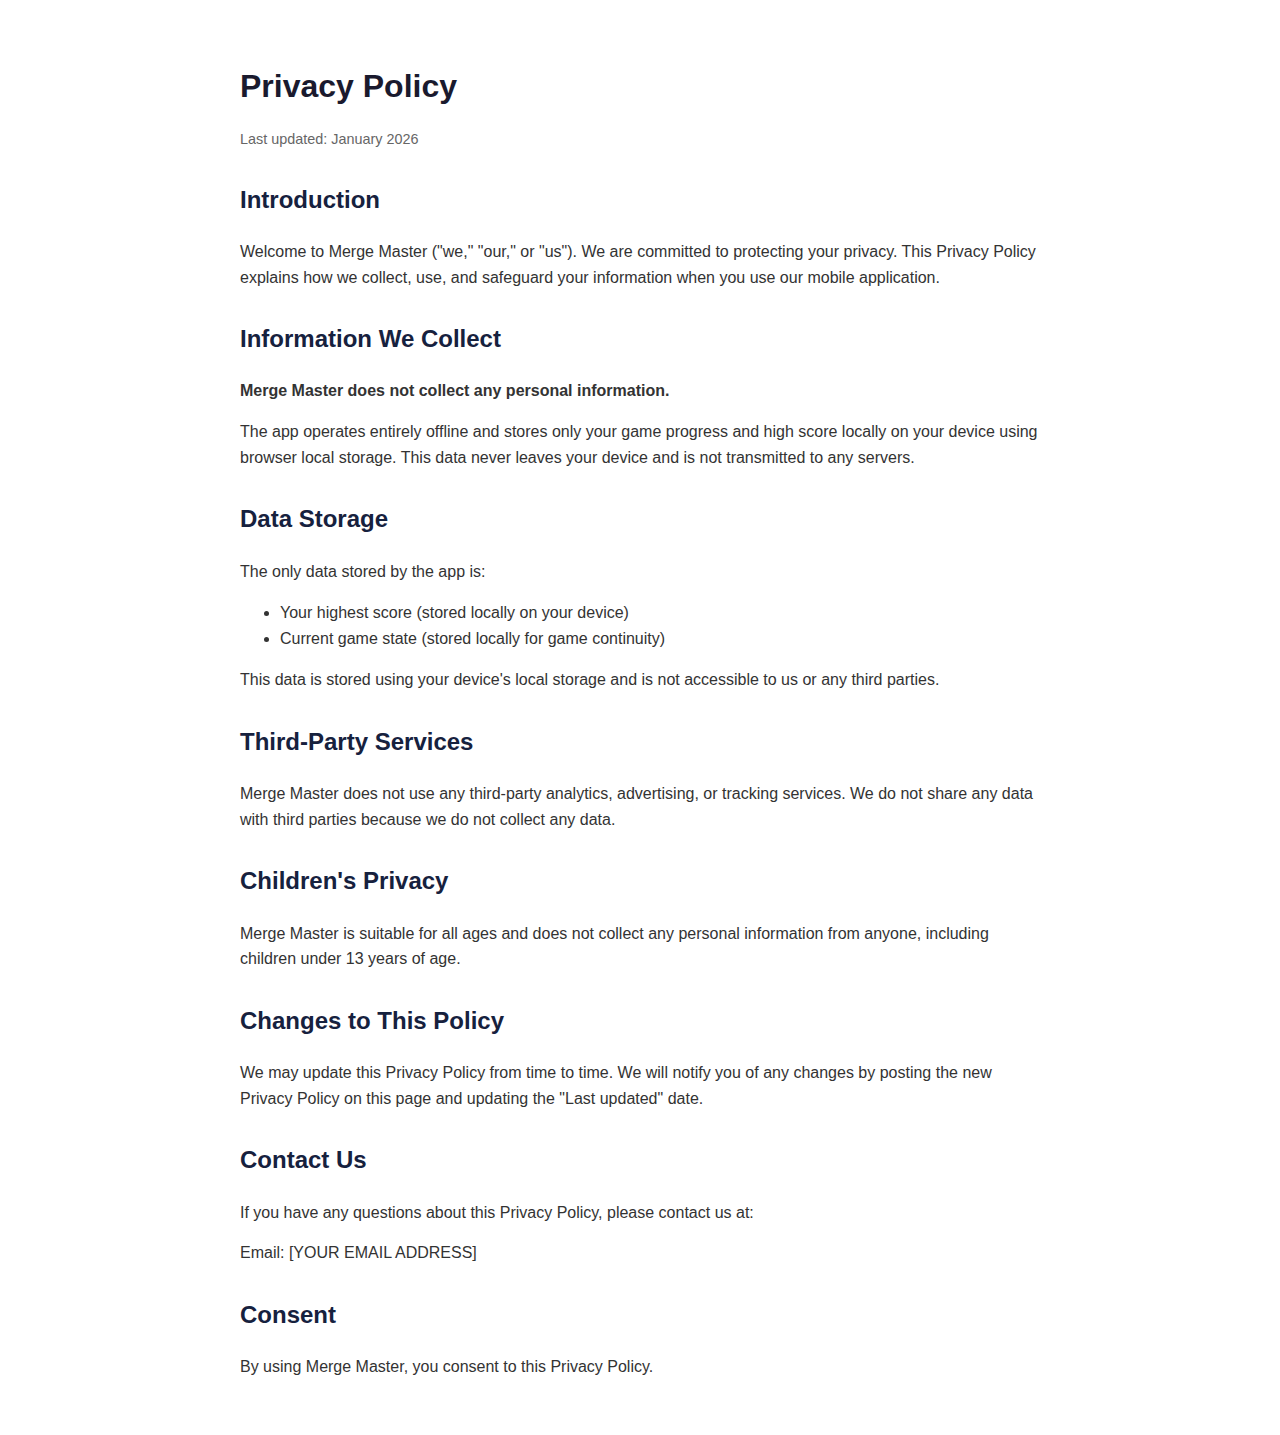
<file: privacy-policy.html>
<!DOCTYPE html>
<html lang="en">
<head>
    <meta charset="UTF-8">
    <meta name="viewport" content="width=device-width, initial-scale=1.0">
    <title>Privacy Policy - Merge Master</title>
    <style>
        body {
            font-family: -apple-system, BlinkMacSystemFont, 'Segoe UI', Roboto, sans-serif;
            max-width: 800px;
            margin: 0 auto;
            padding: 40px 20px;
            line-height: 1.6;
            color: #333;
        }
        h1 { color: #1a1a2e; margin-bottom: 10px; }
        h2 { color: #16213e; margin-top: 30px; }
        p { margin: 15px 0; }
        .updated { color: #666; font-size: 0.9em; }
    </style>
</head>
<body>
    <h1>Privacy Policy</h1>
    <p class="updated">Last updated: January 2026</p>

    <h2>Introduction</h2>
    <p>Welcome to Merge Master ("we," "our," or "us"). We are committed to protecting your privacy. This Privacy Policy explains how we collect, use, and safeguard your information when you use our mobile application.</p>

    <h2>Information We Collect</h2>
    <p><strong>Merge Master does not collect any personal information.</strong></p>
    <p>The app operates entirely offline and stores only your game progress and high score locally on your device using browser local storage. This data never leaves your device and is not transmitted to any servers.</p>

    <h2>Data Storage</h2>
    <p>The only data stored by the app is:</p>
    <ul>
        <li>Your highest score (stored locally on your device)</li>
        <li>Current game state (stored locally for game continuity)</li>
    </ul>
    <p>This data is stored using your device's local storage and is not accessible to us or any third parties.</p>

    <h2>Third-Party Services</h2>
    <p>Merge Master does not use any third-party analytics, advertising, or tracking services. We do not share any data with third parties because we do not collect any data.</p>

    <h2>Children's Privacy</h2>
    <p>Merge Master is suitable for all ages and does not collect any personal information from anyone, including children under 13 years of age.</p>

    <h2>Changes to This Policy</h2>
    <p>We may update this Privacy Policy from time to time. We will notify you of any changes by posting the new Privacy Policy on this page and updating the "Last updated" date.</p>

    <h2>Contact Us</h2>
    <p>If you have any questions about this Privacy Policy, please contact us at:</p>
    <p>Email: [YOUR EMAIL ADDRESS]</p>

    <h2>Consent</h2>
    <p>By using Merge Master, you consent to this Privacy Policy.</p>
</body>
</html>
</file>
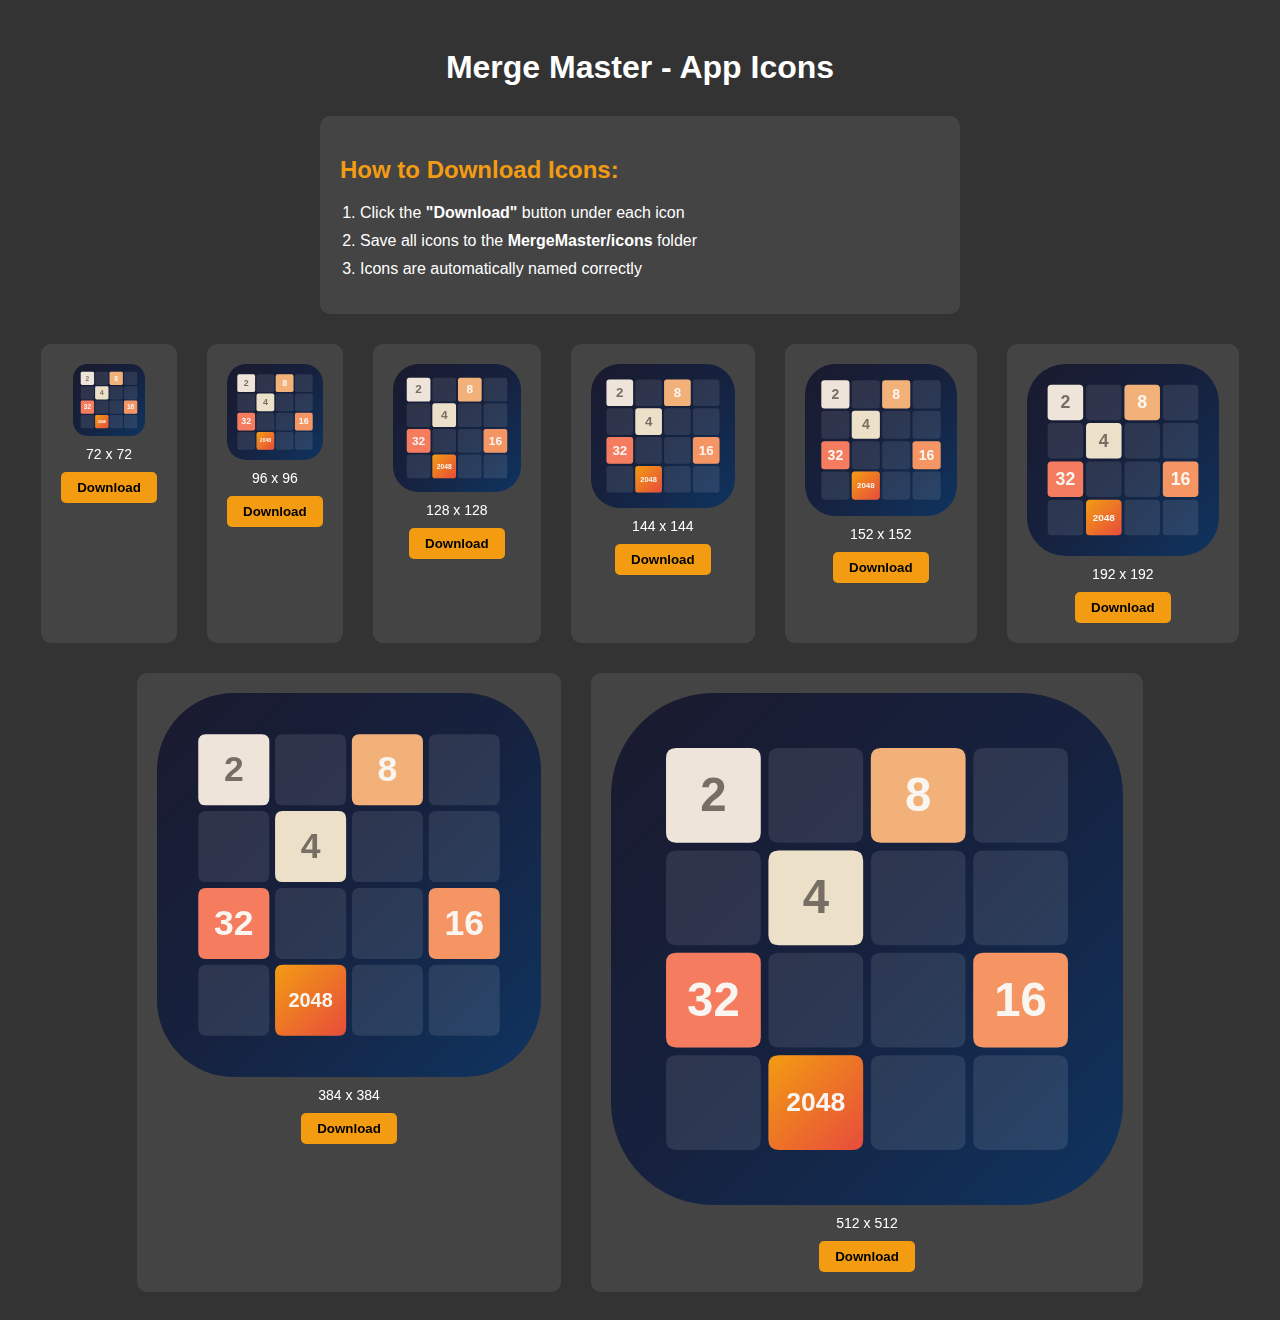
<file: icons/icon-generator.html>
<!DOCTYPE html>
<html>
<head>
    <title>Merge Master - Icon Generator</title>
    <style>
        body {
            font-family: Arial, sans-serif;
            padding: 20px;
            background: #333;
            color: white;
        }
        h1 { text-align: center; }
        .icons {
            display: flex;
            flex-wrap: wrap;
            gap: 30px;
            justify-content: center;
        }
        .icon-box {
            text-align: center;
            background: #444;
            padding: 20px;
            border-radius: 10px;
        }
        .icon-box p {
            margin: 10px 0 0 0;
            font-size: 14px;
        }
        canvas {
            border-radius: 20%;
            display: block;
            margin: 0 auto;
        }
        .download-btn {
            margin-top: 10px;
            padding: 8px 16px;
            background: #f39c12;
            border: none;
            border-radius: 5px;
            cursor: pointer;
            font-weight: bold;
        }
        .download-btn:hover {
            background: #e74c3c;
        }
        .instructions {
            max-width: 600px;
            margin: 30px auto;
            background: #444;
            padding: 20px;
            border-radius: 10px;
        }
        .instructions h2 {
            color: #f39c12;
        }
        .instructions ol {
            padding-left: 20px;
        }
        .instructions li {
            margin: 10px 0;
        }
    </style>
</head>
<body>
    <h1>Merge Master - App Icons</h1>

    <div class="instructions">
        <h2>How to Download Icons:</h2>
        <ol>
            <li>Click the <strong>"Download"</strong> button under each icon</li>
            <li>Save all icons to the <strong>MergeMaster/icons</strong> folder</li>
            <li>Icons are automatically named correctly</li>
        </ol>
    </div>

    <div class="icons" id="icons"></div>

    <script>
        const sizes = [72, 96, 128, 144, 152, 192, 384, 512];

        function drawIcon(canvas, size) {
            const ctx = canvas.getContext('2d');
            const s = size;
            canvas.width = s;
            canvas.height = s;

            // Background gradient
            const bgGrad = ctx.createLinearGradient(0, 0, s, s);
            bgGrad.addColorStop(0, '#1a1a2e');
            bgGrad.addColorStop(0.5, '#16213e');
            bgGrad.addColorStop(1, '#0f3460');

            // Draw rounded rectangle background
            const radius = s * 0.18;
            ctx.beginPath();
            ctx.moveTo(radius, 0);
            ctx.lineTo(s - radius, 0);
            ctx.quadraticCurveTo(s, 0, s, radius);
            ctx.lineTo(s, s - radius);
            ctx.quadraticCurveTo(s, s, s - radius, s);
            ctx.lineTo(radius, s);
            ctx.quadraticCurveTo(0, s, 0, s - radius);
            ctx.lineTo(0, radius);
            ctx.quadraticCurveTo(0, 0, radius, 0);
            ctx.closePath();
            ctx.fillStyle = bgGrad;
            ctx.fill();

            // Grid settings
            const padding = s * 0.1;
            const gridSize = s - (padding * 2);
            const cellSize = gridSize / 4;
            const gap = s * 0.015;
            const cellInner = cellSize - gap;
            const cellRadius = s * 0.02;

            // Draw grid cells (background)
            ctx.fillStyle = 'rgba(255,255,255,0.1)';
            for (let row = 0; row < 4; row++) {
                for (let col = 0; col < 4; col++) {
                    const x = padding + col * cellSize + gap/2;
                    const y = padding + row * cellSize + gap/2;
                    roundRect(ctx, x, y, cellInner, cellInner, cellRadius);
                    ctx.fill();
                }
            }

            // Tile data: [row, col, value, bgColor, textColor]
            const tiles = [
                [0, 0, '2', '#eee4da', '#776e65'],
                [0, 2, '8', '#f2b179', '#f9f6f2'],
                [1, 1, '4', '#ede0c8', '#776e65'],
                [2, 0, '32', '#f67c5f', '#f9f6f2'],
                [2, 3, '16', '#f59563', '#f9f6f2'],
                [3, 1, '2048', 'gradient', '#f9f6f2'],
            ];

            // Draw tiles
            tiles.forEach(([row, col, value, bgColor, textColor]) => {
                const x = padding + col * cellSize + gap/2;
                const y = padding + row * cellSize + gap/2;

                ctx.beginPath();
                roundRect(ctx, x, y, cellInner, cellInner, cellRadius);

                if (bgColor === 'gradient') {
                    const grad = ctx.createLinearGradient(x, y, x + cellInner, y + cellInner);
                    grad.addColorStop(0, '#f39c12');
                    grad.addColorStop(1, '#e74c3c');
                    ctx.fillStyle = grad;
                } else {
                    ctx.fillStyle = bgColor;
                }
                ctx.fill();

                // Text
                ctx.fillStyle = textColor;
                let fontSize = cellInner * 0.5;
                if (value.length >= 3) fontSize = cellInner * 0.35;
                if (value.length >= 4) fontSize = cellInner * 0.28;
                ctx.font = `bold ${fontSize}px Arial`;
                ctx.textAlign = 'center';
                ctx.textBaseline = 'middle';
                ctx.fillText(value, x + cellInner/2, y + cellInner/2 + fontSize * 0.05);
            });
        }

        function roundRect(ctx, x, y, w, h, r) {
            ctx.beginPath();
            ctx.moveTo(x + r, y);
            ctx.lineTo(x + w - r, y);
            ctx.quadraticCurveTo(x + w, y, x + w, y + r);
            ctx.lineTo(x + w, y + h - r);
            ctx.quadraticCurveTo(x + w, y + h, x + w - r, y + h);
            ctx.lineTo(x + r, y + h);
            ctx.quadraticCurveTo(x, y + h, x, y + h - r);
            ctx.lineTo(x, y + r);
            ctx.quadraticCurveTo(x, y, x + r, y);
            ctx.closePath();
        }

        function downloadIcon(canvas, size) {
            const link = document.createElement('a');
            link.download = `icon-${size}.png`;
            link.href = canvas.toDataURL('image/png');
            link.click();
        }

        // Generate all icons
        const container = document.getElementById('icons');
        sizes.forEach(size => {
            const box = document.createElement('div');
            box.className = 'icon-box';

            const canvas = document.createElement('canvas');
            drawIcon(canvas, size);

            const label = document.createElement('p');
            label.textContent = `${size} x ${size}`;

            const btn = document.createElement('button');
            btn.className = 'download-btn';
            btn.textContent = 'Download';
            btn.onclick = () => downloadIcon(canvas, size);

            box.appendChild(canvas);
            box.appendChild(label);
            box.appendChild(btn);
            container.appendChild(box);
        });
    </script>
</body>
</html>
</file>
